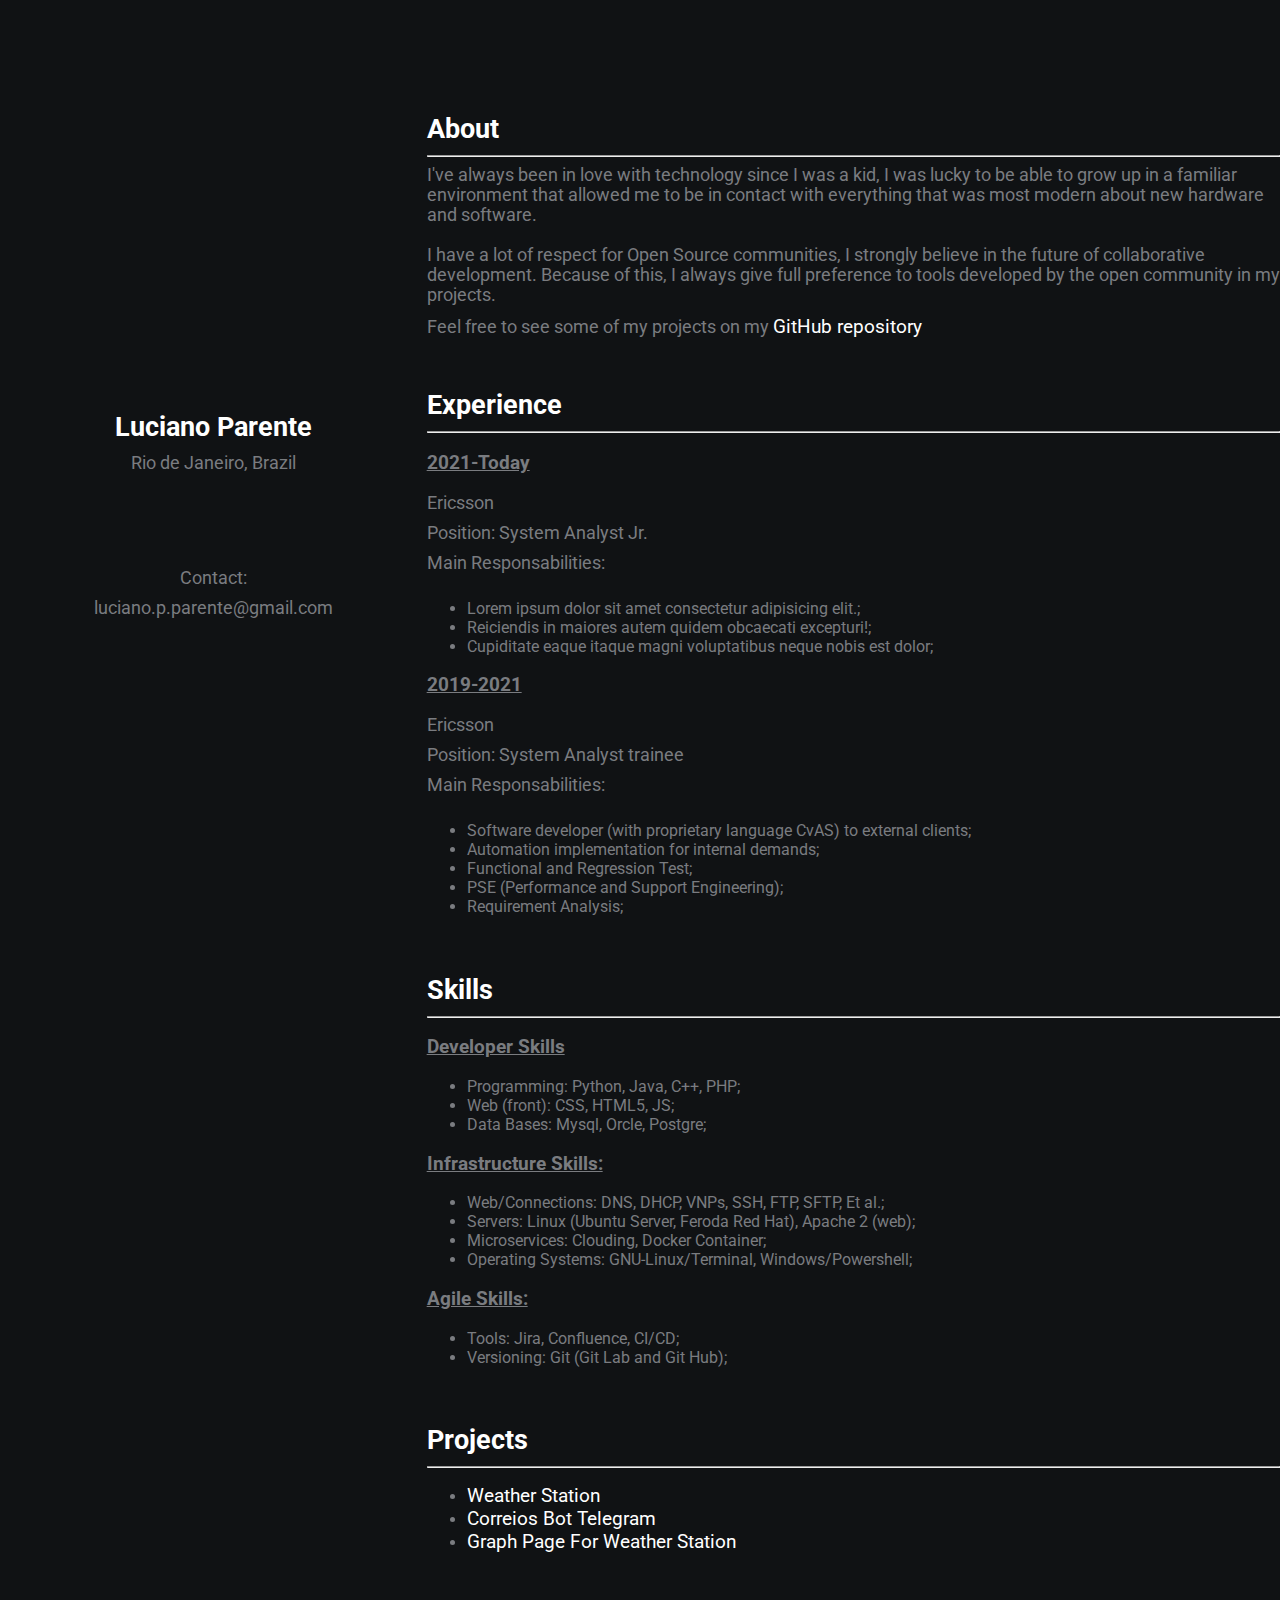
<file: index.html>
<!DOCTYPE html>
<html lang="en">
<head>
    <meta charset="UTF-8">
    <meta name="viewport" content="width=device-width, initial-scale=1.0">
    <meta http-equiv="X-UA-Compatible" content="ie=edge">
    <link rel="stylesheet" href="https://use.fontawesome.com/releases/v5.4.1/css/all.css" integrity="sha384-5sAR7xN1Nv6T6+dT2mhtzEpVJvfS3NScPQTrOxhwjIuvcA67KV2R5Jz6kr4abQsz" crossorigin="anonymous">
    <link rel="stylesheet" href="style.css">
    <title>Luciano Parente - Portfolio</title>
</head>
<body>
    <div class="grid-2">
        <div class="section-1">
            <a href="https://lucianoparente.github.io"><i 
				class="fas fa-code fa-5x white"></i></a>
            <h2>Luciano Parente</h2>
            <p>Rio de Janeiro, Brazil</p>
            <a href="https://www.linkedin.com/in/luciano-parente-74158955/" 
				target="_blank"><i class="fab fa-linkedin"></i></a>
            <a href="https://github.com/LucianoParente" target="_blank"><i 
				class="fab fa-github"></i></a>
            <a href="https://t.me/lpparente" target="_blank"><i class="fab fa-telegram"></i></a>
            <br><br><br><br>
            <p>Contact:</p>
            <p>luciano.p.parente@gmail.com</p>
        </div>
        <div class="section-2">
            <h2>About</h2>
            <hr>
            <p>
				I've always been in love with technology since I was a kid, I was lucky to 
				be able to grow up in a familiar environment that allowed me to be in contact 
				with everything that was most modern about new hardware and software.
				<br><br>
				I have a lot of respect for Open Source communities, I strongly believe in the future of
				collaborative development. Because of this, I always give full preference to 
				tools developed by the open community in my projects.
			</p>
			<p>Feel free to see some of my projects on my <a href="https://github.com/LucianoParente" 
				target=_blank>GitHub repository</a></p>
			<br>

            <h2>Experience</h2>
            <hr>
            <h3><u>2021-Today</u></h3>
			<p>Ericsson</p>
            <p>Position: System Analyst Jr.</p>
            <p>Main Responsabilities:</p>
			<ul>
				<li>Lorem ipsum dolor sit amet consectetur adipisicing elit.;</li>
				<li>Reiciendis in maiores autem quidem obcaecati excepturi!;</li>
				<li>Cupiditate eaque itaque magni voluptatibus neque nobis est dolor;</li>
            </ul>
            
            <h3><u>2019-2021</u></h3>
            <p>Ericsson</p>
            <p>Position: System Analyst trainee</p>
            <p>Main Responsabilities:</p>
            <ul>
				<li>Software developer (with proprietary language CvAS) to external clients;</li>
				<li>Automation implementation for internal demands;</li>
				<li>Functional and Regression Test;</li>
				<li>PSE (Performance and Support Engineering);</li>
				<li>Requirement Analysis;</li>
            </ul>
            <br>
            
            <h2>Skills</h2>
            <hr>
            <h3><u>Developer Skills</u></h3>
            <ul>
				<li>Programming: Python, Java, C++, PHP;</li>
				<li>Web (front): CSS, HTML5, JS;</li>
				<li>Data Bases: Mysql, Orcle, Postgre;</li>
            </ul>
            
            <h3><u>Infrastructure Skills:</u></h3>
            <ul>
				<li>Web/Connections: DNS, DHCP, VNPs, SSH, FTP, SFTP, Et al.;</li>
				<li>Servers: Linux (Ubuntu Server, Feroda Red Hat), Apache 2 (web);</li>
				<li>Microservices: Clouding, Docker Container;</li>
				<li>Operating Systems: GNU-Linux/Terminal, Windows/Powershell;</li>
            </ul>
            
            <h3><u>Agile Skills:</u></h3>
            <ul>
				<li>Tools: Jira, Confluence, CI/CD;</li>
				<li>Versioning: Git (Git Lab and Git Hub);</li>
            </ul>
            <br>
            
            <h2>Projects</h2>
            <hr>
            <ul>
				<li><a href="weather_station.html" target="_blank">Weather Station</a></li>
				<li><a href="#">Correios Bot Telegram </a></li>
				<li><a href="#">Graph Page For Weather Station</a></li>
            </ul>
        </div>
    </div>
</body>
</html>
</file>
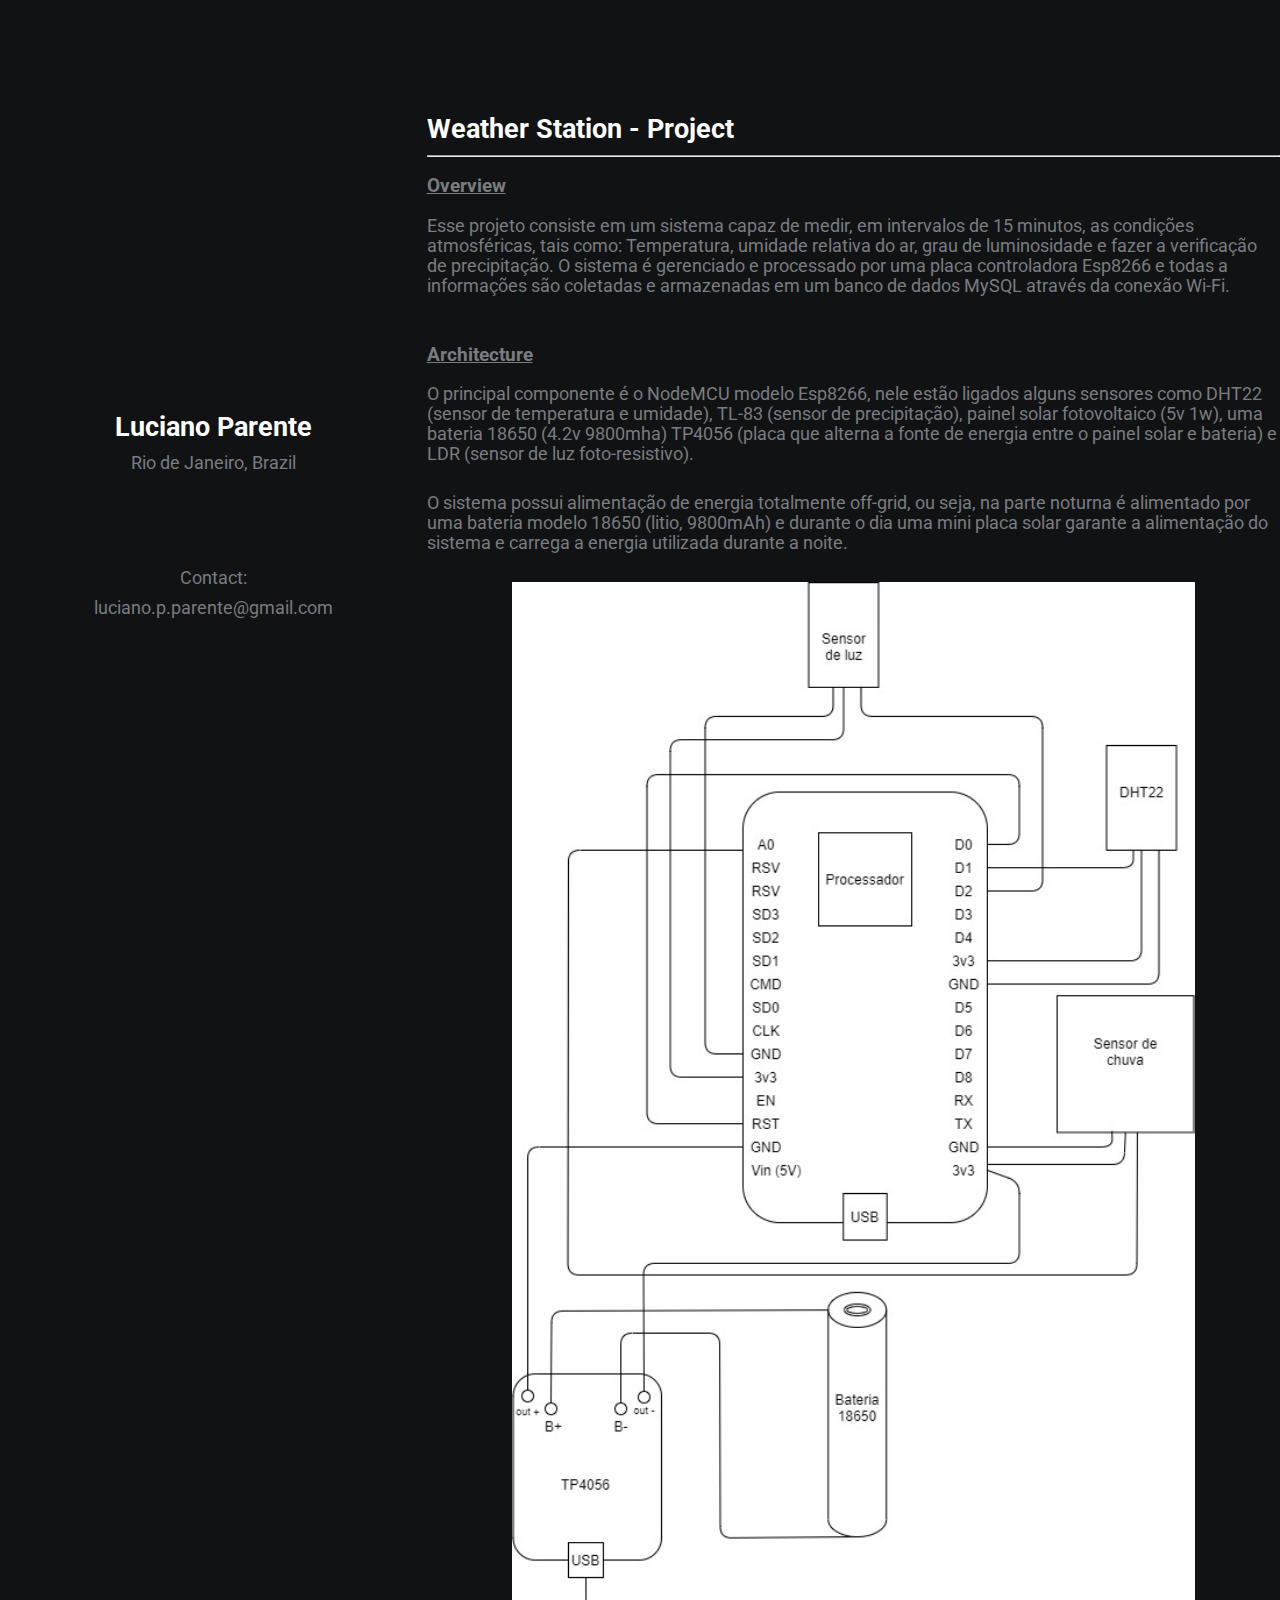
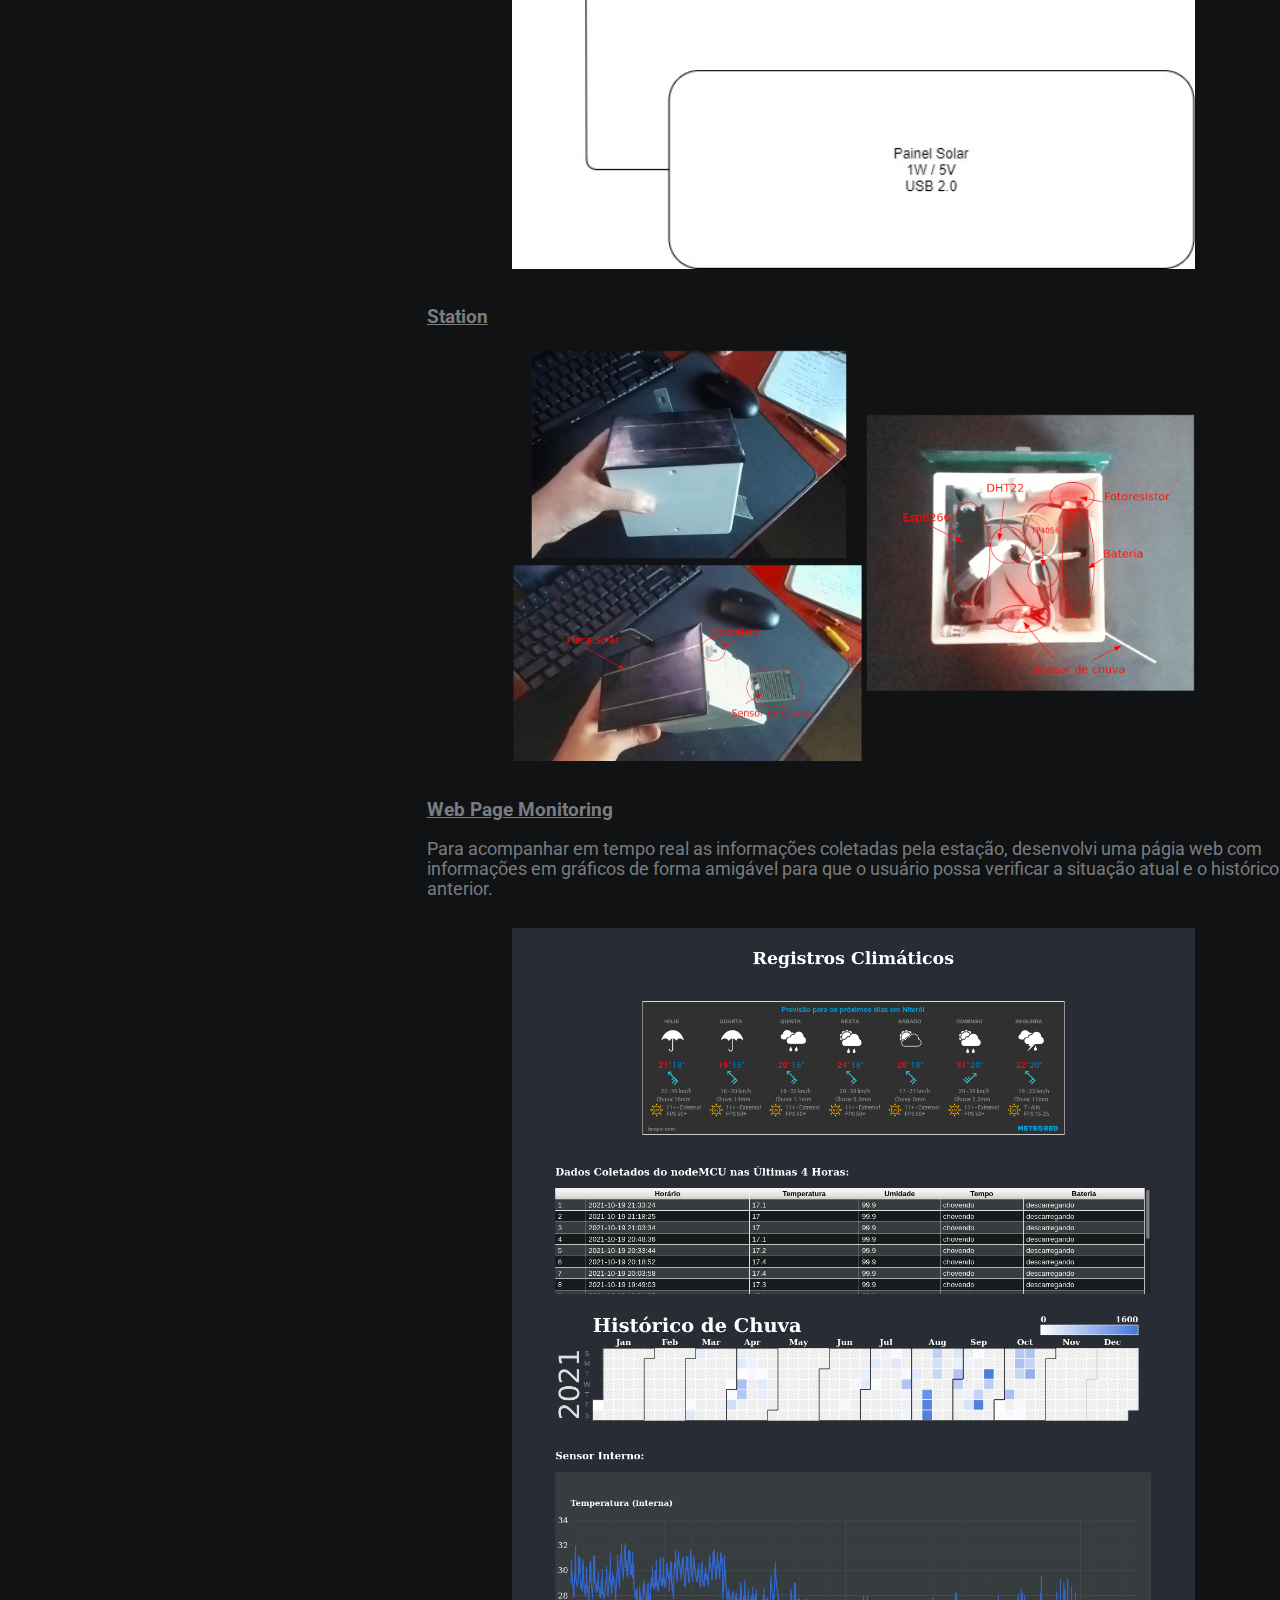
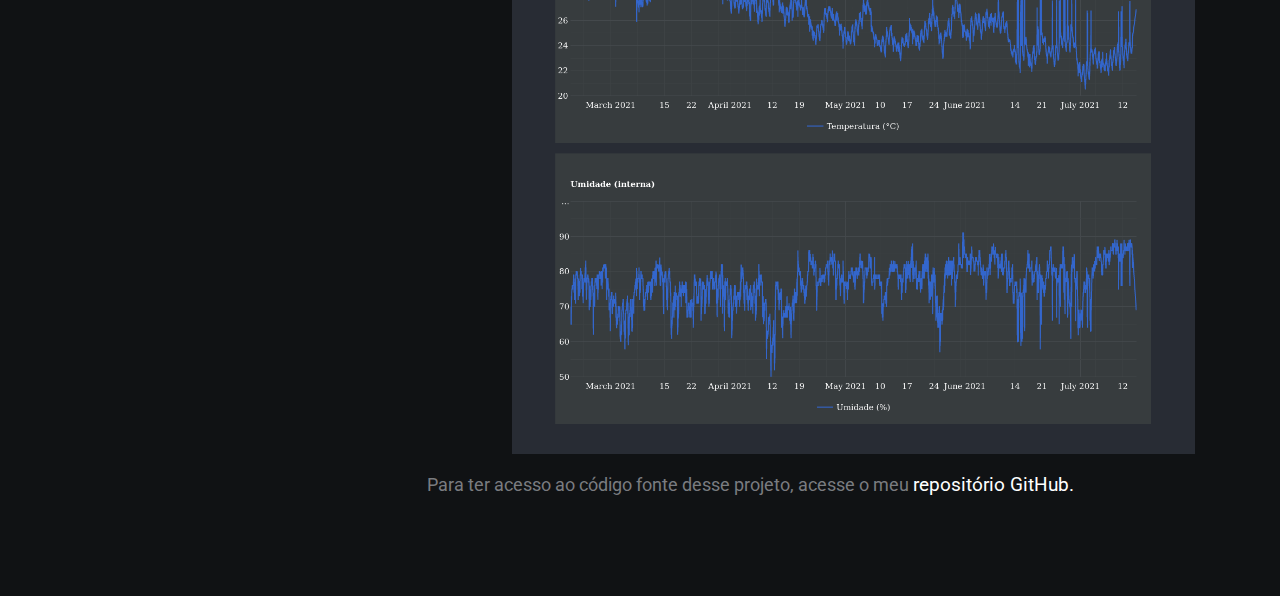
<file: weather_station.html>
<!DOCTYPE html PUBLIC "-//W3C//DTD XHTML 1.0 Strict//EN"
	"http://www.w3.org/TR/xhtml1/DTD/xhtml1-strict.dtd">
<html xmlns="http://www.w3.org/1999/xhtml" xml:lang="en" lang="en">

<head>
	<meta charset="UTF-8">
    <meta name="viewport" content="width=device-width, initial-scale=1.0">
    <meta http-equiv="X-UA-Compatible" content="ie=edge">
    <link rel="stylesheet" href="https://use.fontawesome.com/releases/v5.4.1/css/all.css" 
		integrity="sha384-5sAR7xN1Nv6T6+dT2mhtzEpVJvfS3NScPQTrOxhwjIuvcA67KV2R5Jz6kr4abQsz" 
		crossorigin="anonymous">
    <link rel="stylesheet" href="style.css">
    <title>Weathe station - Project</title>
</head>

<body>
	<div class="grid-2">
		<div class="section-1">
            <a href="https://lucianoparente.github.io"><i 
				class="fas fa-code fa-5x white"></i></a>
            <h2>Luciano Parente</h2>
            <p>Rio de Janeiro, Brazil</p>
            <a href="https://www.linkedin.com/in/luciano-parente-74158955/" 
				target="_blank"><i class="fab fa-linkedin"></i></a>
            <a href="https://github.com/LucianoParente" target="_blank"><i 
				class="fab fa-github"></i></a>
            <a href="https://t.me/lpparente" target="_blank"><i class="fab fa-telegram"></i></a>
            <br><br><br><br>
            <p>Contact:</p>
            <p>luciano.p.parente@gmail.com</p>
        </div>     
        <div  class="section-2">
			<h2>Weather Station - Project</h2>
			<hr>
			<h3><u>Overview</u></h3>
			<p>
				Esse projeto consiste em um sistema capaz de medir, em intervalos de 15 minutos, 
				as condições atmosféricas, tais como: Temperatura, umidade relativa do ar, grau de luminosidade e 
				fazer a verificação de precipitação. O sistema é gerenciado e processado por uma placa controladora Esp8266 
				e todas a informações são coletadas e armazenadas em um banco de dados MySQL através da conexão Wi-Fi.
			</p>			
			<br>
			<h3><u>Architecture</u></h3>
			<p>
				O principal componente é o NodeMCU modelo Esp8266, nele estão ligados alguns sensores como DHT22 
				(sensor de temperatura e umidade), TL-83 (sensor de precipitação), painel solar fotovoltaico (5v 1w), 
				uma bateria 18650 (4.2v 9800mha) TP4056 (placa que alterna a fonte de energia 
				entre o painel solar e bateria) e LDR (sensor de luz foto-resistivo).
			</p>
			<br>
			<p>
				O sistema possui alimentação de energia totalmente off-grid, ou seja, na parte noturna é alimentado por uma bateria modelo 
				18650 (litio, 9800mAh) e durante o dia uma mini placa solar garante a alimentação do sistema e carrega a energia 
				utilizada durante a noite.
			</p>
			<br>
			<img src="imagens/Weather_Station/Esquema NodeMCU.jpg" alt="Weather Station scheme">
			<br>
			
			<h3><u>Station</u></h3>
			<img src="imagens/Weather_Station/Station.png" alt="Real Image from Station">
			<br>
			
			<h3><u>Web Page Monitoring</u></h3>
			<p>
				Para acompanhar em tempo real as informações coletadas pela estação, desenvolvi uma págia web com informações 
				em gráficos de forma amigável para que o usuário possa verificar a situação atual e o histórico anterior.
			</p>
			<br>
			<img src="imagens/Weather_Station/pagina_ws.png" alt="Web Page Station">
			<br>
			<p>Para ter acesso ao código fonte desse projeto, acesse o meu <a href="https://github.com/LucianoParente/weather-station" target="_blank">repositório GitHub.</a> </p>
        </div>
	</div>
</body>

</html>
</file>
<file: style.css>
/* global */
@import url('https://fonts.googleapis.com/css?family=Roboto');

.grid-2{
    display: grid;
    grid-template-columns: repeat(3,1fr);
    
}

body{
    margin: 0;
    padding: 0;
    font-family: 'Roboto', sans-serif;
    background-color: #101214;
    color: #7A7C80;

}

h2,.white{
    color: #fff;
}

a{
    color: #fff;
    text-decoration: none;
}
/* section 1 */
.section-1{
	margin-left: auto;
	margin-right: auto;
    padding-top: 40vh;
    text-align: center;
}

.section-1 p{
    font-size: 1.1rem;
    padding-bottom: 10px;
    margin:0;
}

.section-1 h2{
    font-size: 1.7rem;
    margin-bottom: 10px;
}

.section-1 a{
    font-size: 1.5rem;
    padding: 10px;
}
/* section 2 */
.section-2{
    padding-top: 10vh;
    padding-bottom: 10vh;
    grid-column: span 2;
	max-width: 1150px;
    min-width: 600px;

}

.section-2 h2{
    font-size: 1.7rem;
    margin-bottom: 10px;
}

.section-2 p{
    font-size: 1.1rem;
    padding-bottom: 10px;
    margin:0;
}

.section-2 a{
    padding: 5px;
    font-size: 1.2rem;
    padding-left: 0;
    width: 300px;
}

.section-2 img{
	display: block;
	margin-left: auto;
	margin-right: auto;
	width: 80%;
}
/* animations / utilities */
.section-2 a:hover{
    font-size: 1.3rem;
    color: #fff;
    cursor: pointer;
    transition: 0.2s;
}

.section-1 a:hover{
    color: #fff;
    cursor: pointer;
    transition: 0.3s;
}

.white:hover{
    position: relative;
    padding-left: 10px;
}
/* media queres */
@media(max-width:780px){
    .grid-2{
        grid-template-columns: 1fr;
    }
    .section-1{
        padding:0;
        padding-top: 5rem;
    }
    .section-2{
        padding: 0;
        padding-left: 1.5rem;
        padding-top: 2rem;
    }
}
</file>
